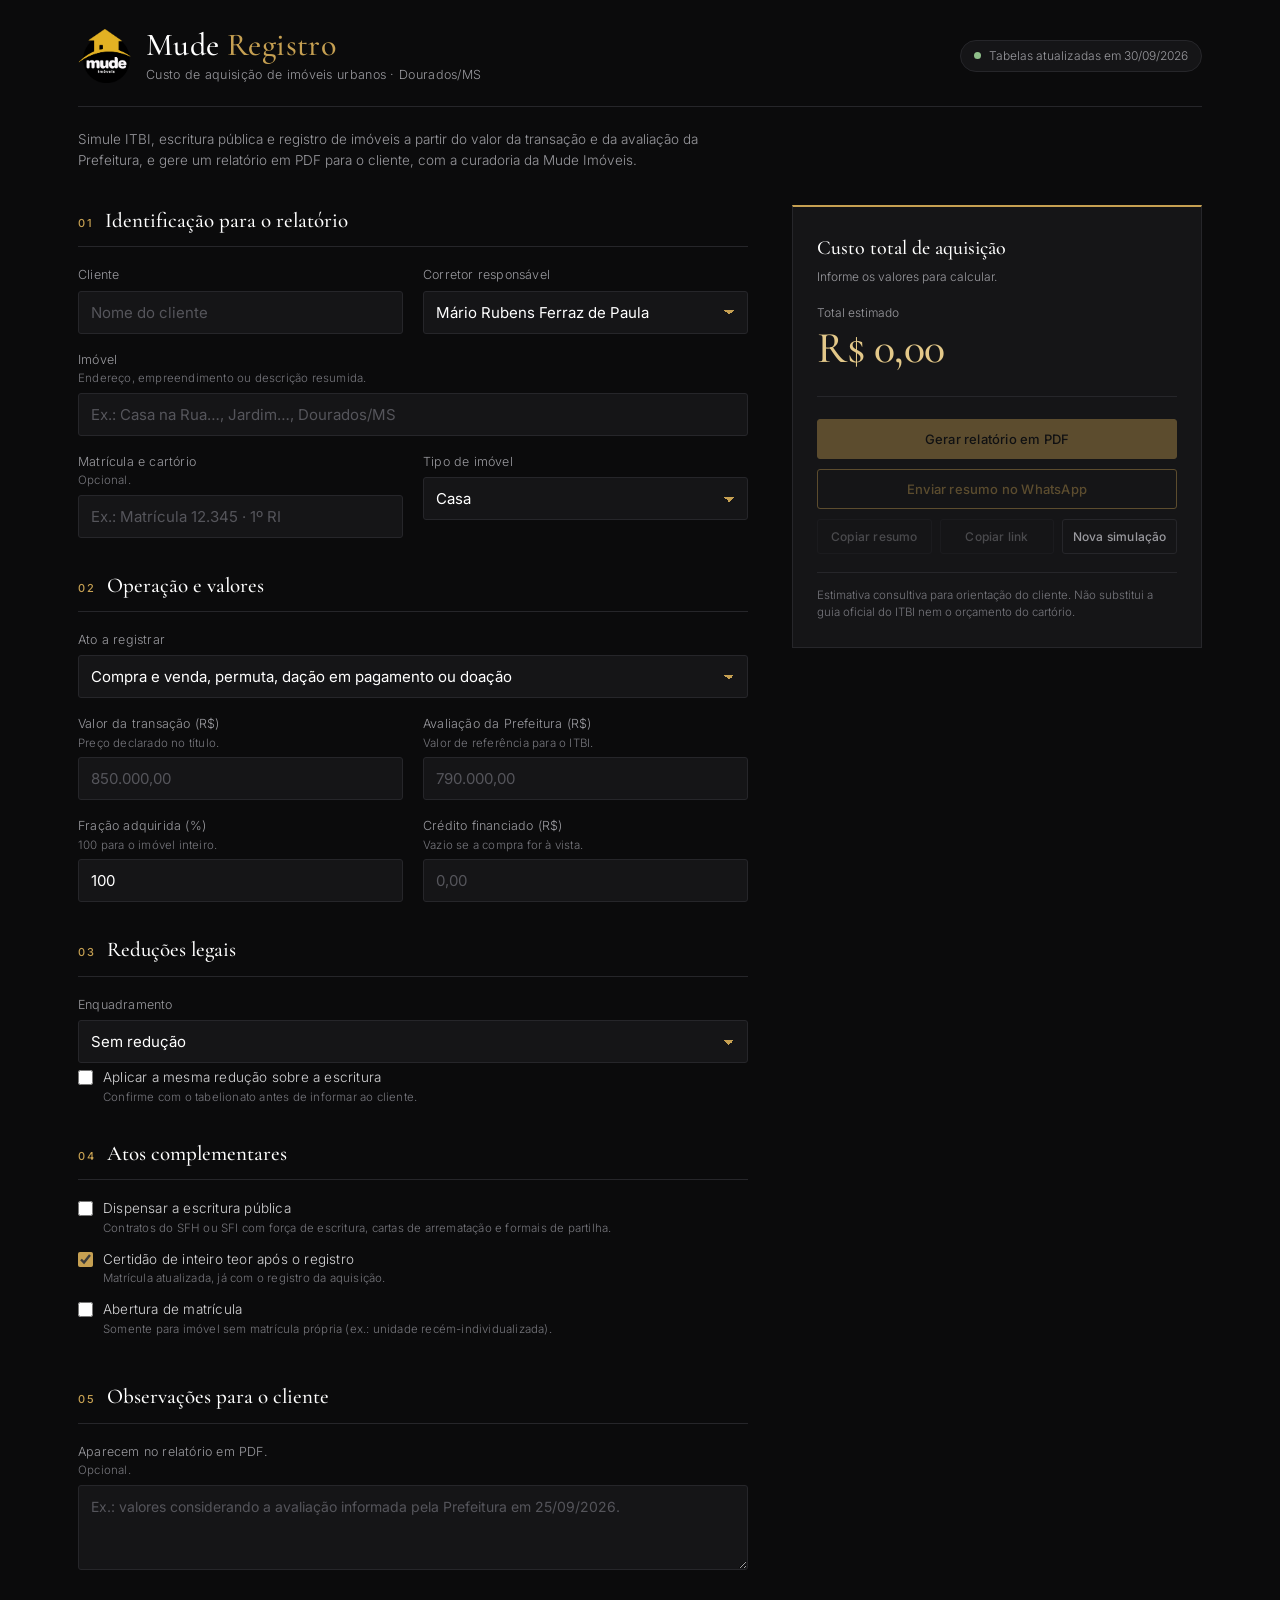
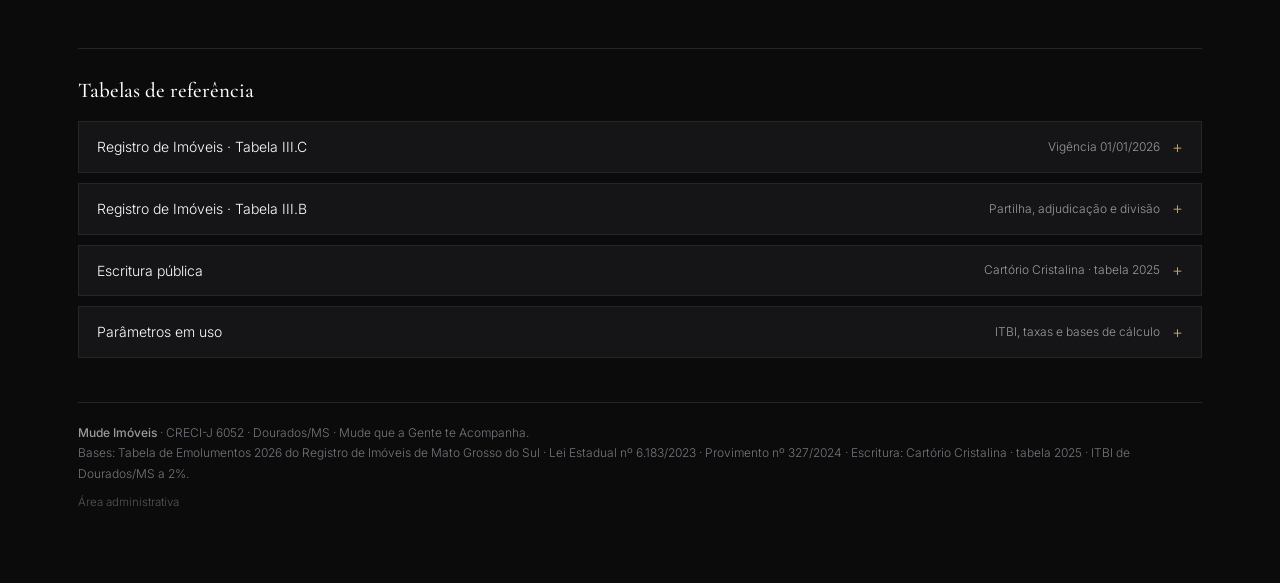
<file: index.html>
<!DOCTYPE html>
<html lang="pt-BR">
<head>
<meta charset="utf-8">
<meta name="viewport" content="width=device-width, initial-scale=1, viewport-fit=cover">
<title>Mude Registro · Custo de Aquisição | Mude Imóveis</title>
<meta name="description" content="Simulador de ITBI, escritura e registro de imóveis em Dourados/MS. Mude Imóveis.">
<meta name="theme-color" content="#0B0B0C">
<link rel="icon" type="image/png" sizes="32x32" href="[data-uri]">
<link rel="apple-touch-icon" sizes="180x180" href="[data-uri]">
<link rel="manifest" href="manifest.webmanifest">
<link rel="preconnect" href="https://fonts.googleapis.com">
<link rel="preconnect" href="https://fonts.gstatic.com" crossorigin>
<link href="https://fonts.googleapis.com/css2?family=Cormorant+Garamond:wght@400;500;600&family=Inter:wght@300;400;500;600&display=swap" rel="stylesheet">
<link rel="stylesheet" href="estilo.css">
</head>
<body>

<div class="wrap">

<header class="topo">
  <div class="marca">
    <img id="logoTopo" alt="Mude Imóveis" width="54" height="54">
    <div>
      <h1>Mude <span>Registro</span></h1>
      <p>Custo de aquisição de imóveis urbanos · Dourados/MS</p>
    </div>
  </div>
  <div class="status" id="status"><span class="ponto"></span><span id="statusTxt">Carregando tabelas…</span></div>
</header>

<p class="intro">Simule ITBI, escritura pública e registro de imóveis a partir do valor da transação e da avaliação da Prefeitura, e gere um relatório em PDF para o cliente, com a curadoria da Mude Imóveis.</p>

<div class="grade">

  <!-- ============ ENTRADA ============ -->
  <div class="entrada">

    <section class="bloco">
      <h2><i>01</i>Identificação para o relatório</h2>
      <div class="campos">
        <div class="campo">
          <label for="cliente">Cliente</label>
          <input type="text" id="cliente" placeholder="Nome do cliente" autocomplete="off">
        </div>
        <div class="campo">
          <label for="corretor">Corretor responsável</label>
          <select id="corretor"></select>
        </div>
        <div class="campo largo">
          <label for="imovel">Imóvel
            <small>Endereço, empreendimento ou descrição resumida.</small>
          </label>
          <input type="text" id="imovel" placeholder="Ex.: Casa na Rua…, Jardim…, Dourados/MS" autocomplete="off">
        </div>
        <div class="campo">
          <label for="matricula">Matrícula e cartório <small>Opcional.</small></label>
          <input type="text" id="matricula" placeholder="Ex.: Matrícula 12.345 · 1º RI" autocomplete="off">
        </div>
        <div class="campo">
          <label for="tipoImovel">Tipo de imóvel</label>
          <select id="tipoImovel">
            <option>Casa</option><option>Apartamento</option><option>Terreno</option><option>Lote em condomínio</option>
            <option>Sala comercial</option><option>Imóvel comercial</option><option>Área</option><option>Outro</option>
          </select>
        </div>
      </div>
    </section>

    <section class="bloco">
      <h2><i>02</i>Operação e valores</h2>
      <div class="campos">
        <div class="campo largo">
          <label for="ato">Ato a registrar</label>
          <select id="ato">
            <option value="C">Compra e venda, permuta, dação em pagamento ou doação</option>
            <option value="B">Partilha, adjudicação em inventário ou divisão</option>
          </select>
        </div>
        <div class="campo">
          <label for="vTransacao">Valor da transação (R$)
            <small>Preço declarado no título.</small>
          </label>
          <input type="text" id="vTransacao" inputmode="decimal" placeholder="850.000,00" class="moeda">
        </div>
        <div class="campo">
          <label for="vAvaliado">Avaliação da Prefeitura (R$)
            <small>Valor de referência para o ITBI.</small>
          </label>
          <input type="text" id="vAvaliado" inputmode="decimal" placeholder="790.000,00" class="moeda">
        </div>
        <div class="campo">
          <label for="fracao">Fração adquirida (%)
            <small>100 para o imóvel inteiro.</small>
          </label>
          <input type="text" id="fracao" inputmode="decimal" value="100">
        </div>
        <div class="campo">
          <label for="vFinanciado">Crédito financiado (R$)
            <small>Vazio se a compra for à vista.</small>
          </label>
          <input type="text" id="vFinanciado" inputmode="decimal" placeholder="0,00" class="moeda">
        </div>
      </div>
      <p class="dica" id="dicaFin" hidden>Com financiamento, o contrato do banco normalmente tem força de escritura pública. Se for o caso, marque “Dispensar a escritura pública” no bloco 04.</p>
    </section>

    <section class="bloco">
      <h2><i>03</i>Reduções legais</h2>
      <div class="campos">
        <div class="campo largo">
          <label for="reducao">Enquadramento</label>
          <select id="reducao"></select>
        </div>
      </div>
      <div class="opcoes">
        <label class="opcao"><input type="checkbox" id="redEscritura">
          <span>Aplicar a mesma redução sobre a escritura
            <small>Confirme com o tabelionato antes de informar ao cliente.</small>
          </span>
        </label>
      </div>
    </section>

    <section class="bloco">
      <h2><i>04</i>Atos complementares</h2>
      <div class="opcoes">
        <label class="opcao"><input type="checkbox" id="semEscritura">
          <span>Dispensar a escritura pública
            <small>Contratos do SFH ou SFI com força de escritura, cartas de arrematação e formais de partilha.</small>
          </span>
        </label>
        <label class="opcao"><input type="checkbox" id="certidao" checked>
          <span>Certidão de inteiro teor após o registro
            <small id="certNota">Matrícula atualizada, já com o registro da aquisição.</small>
          </span>
        </label>
        <label class="opcao"><input type="checkbox" id="abertura">
          <span>Abertura de matrícula
            <small>Somente para imóvel sem matrícula própria (ex.: unidade recém-individualizada).</small>
          </span>
        </label>
      </div>
      <div class="opcoes" id="extras"></div>
    </section>

    <section class="bloco">
      <h2><i>05</i>Observações para o cliente</h2>
      <div class="campo largo">
        <label for="obs">Aparecem no relatório em PDF. <small>Opcional.</small></label>
        <textarea id="obs" rows="3" placeholder="Ex.: valores considerando a avaliação informada pela Prefeitura em 25/09/2026."></textarea>
      </div>
    </section>

  </div>

  <!-- ============ RESULTADO ============ -->
  <aside class="painel" aria-live="polite">
    <h2>Custo total de aquisição</h2>
    <p class="ctx" id="ctx">Informe os valores para calcular.</p>

    <div class="destaque">
      <div class="rot">Total estimado</div>
      <div class="val" id="total">R$ 0,00</div>
      <div class="pct" id="pctTotal"></div>
    </div>

    <div class="linhas" id="linhas"></div>

    <div class="desembolso" id="desembolso" hidden></div>

    <div class="acoes">
      <button class="cheio" id="btPdf" disabled>Gerar relatório em PDF</button>
      <button id="btWhats" disabled>Enviar resumo no WhatsApp</button>
      <div class="acoes-sec">
        <button class="discreto" id="btCopiar" disabled>Copiar resumo</button>
        <button class="discreto" id="btLink" disabled>Copiar link</button>
        <button class="discreto" id="btNovo">Nova simulação</button>
      </div>
    </div>

    <p class="aviso">Estimativa consultiva para orientação do cliente. Não substitui a guia oficial do ITBI nem o orçamento do cartório.</p>
  </aside>

</div>

<!-- ============ HISTÓRICO ============ -->
<section class="historico" id="historicoBloco" hidden>
  <div class="hist-topo">
    <h2>Simulações recentes <em>neste aparelho</em></h2>
    <button class="discreto mini" id="btLimparHist">Limpar</button>
  </div>
  <div class="hist-lista" id="historico"></div>
</section>

<!-- ============ TABELAS DE REFERÊNCIA ============ -->
<section class="tabelas">
  <h2 class="tit-sec">Tabelas de referência</h2>
  <details>
    <summary><span>Registro de Imóveis · Tabela III.C</span> <em id="rotC"></em></summary>
    <div class="tabela-corpo"><table><thead><tr><th>Faixa de valor</th><th>Emolumentos</th><th>Total com taxas e selo</th></tr></thead><tbody id="tbC"></tbody></table></div>
  </details>
  <details>
    <summary><span>Registro de Imóveis · Tabela III.B</span> <em>Partilha, adjudicação e divisão</em></summary>
    <div class="tabela-corpo"><table><thead><tr><th>Faixa de valor</th><th>Emolumentos</th><th>Total com taxas e selo</th></tr></thead><tbody id="tbB"></tbody></table></div>
  </details>
  <details>
    <summary><span>Escritura pública</span> <em id="rotE"></em></summary>
    <div class="tabela-corpo"><table><thead><tr><th>Faixa de valor</th><th>Valor</th></tr></thead><tbody id="tbE"></tbody></table></div>
  </details>
  <details>
    <summary><span>Parâmetros em uso</span> <em>ITBI, taxas e bases de cálculo</em></summary>
    <div class="tabela-corpo" id="parametros"></div>
  </details>
</section>

<footer class="rodape">
  <div><strong>Mude Imóveis</strong> · CRECI-J 6052 · Dourados/MS · <span id="rodSlogan">Mude que a Gente te Acompanha.</span></div>
  <div id="rodFontes"></div>
  <div class="rod-admin"><a href="admin.html">Área administrativa</a></div>
</footer>

</div>

<div class="toast" id="toast" role="status"></div>

<script src="nucleo.js"></script>
<script src="lib/jspdf.umd.min.js" defer></script>
<script src="lib/jspdf.plugin.autotable.min.js" defer></script>
<script src="relatorio.js" defer></script>
<script src="app.js" defer></script>
</body>
</html>
</file>
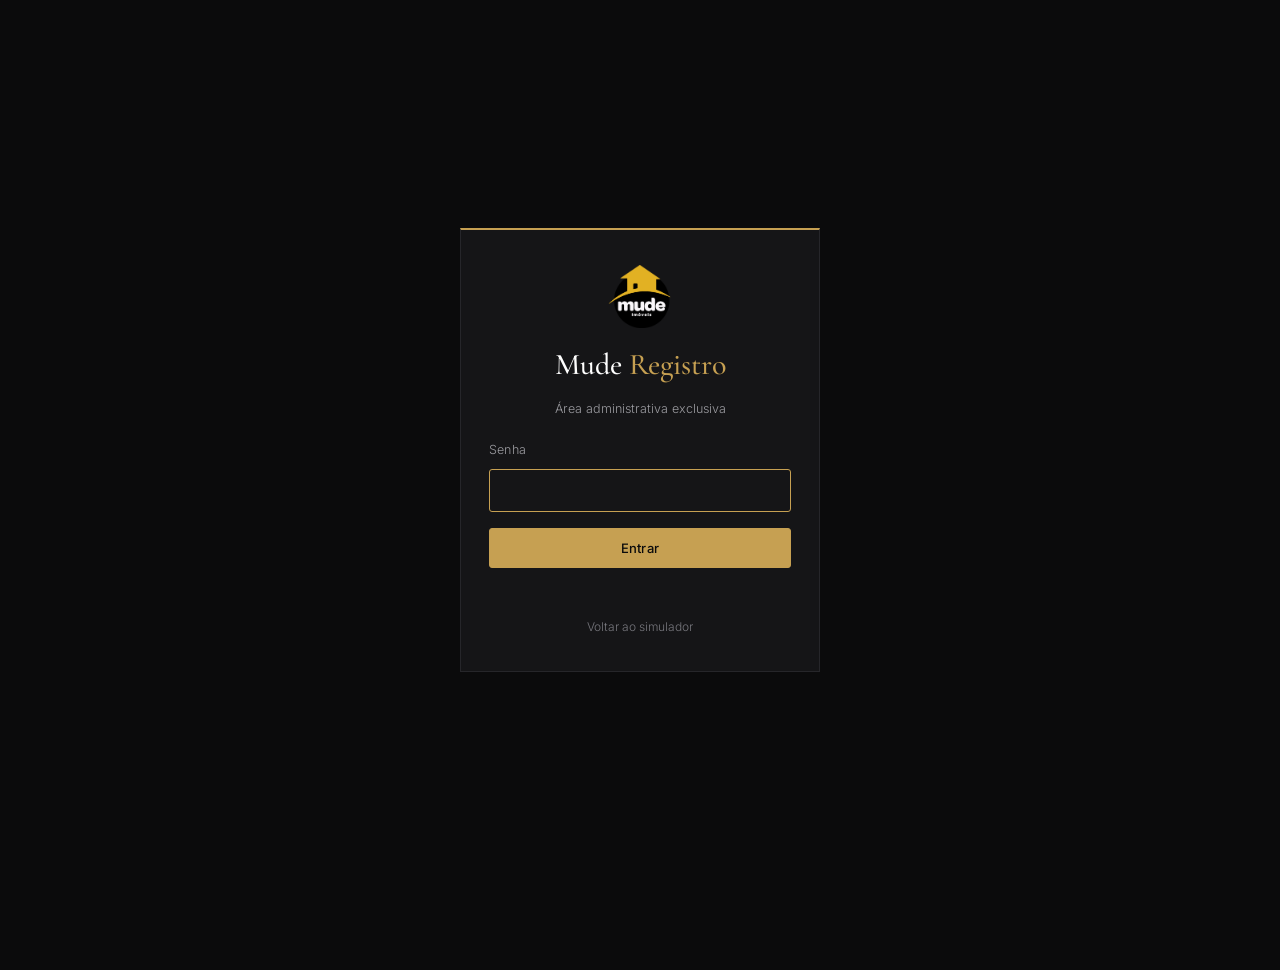
<file: admin.html>
<!DOCTYPE html>
<html lang="pt-BR">
<head>
<meta charset="utf-8">
<meta name="viewport" content="width=device-width, initial-scale=1">
<meta name="robots" content="noindex, nofollow">
<title>Mude Registro · Administração</title>
<meta name="theme-color" content="#0B0B0C">
<link rel="icon" type="image/png" sizes="32x32" href="[data-uri]">
<link rel="apple-touch-icon" sizes="180x180" href="[data-uri]">
<link rel="preconnect" href="https://fonts.googleapis.com">
<link rel="preconnect" href="https://fonts.gstatic.com" crossorigin>
<link href="https://fonts.googleapis.com/css2?family=Cormorant+Garamond:wght@400;500;600&family=Inter:wght@300;400;500;600&display=swap" rel="stylesheet">
<link rel="stylesheet" href="estilo.css">
<link rel="stylesheet" href="admin.css">
</head>
<body>

<!-- ============ LOGIN ============ -->
<div class="login" id="telaLogin">
  <form class="login-caixa" id="formLogin" autocomplete="off">
    <img id="logoLogin" alt="Mude Imóveis" width="64" height="64">
    <h1>Mude <span>Registro</span></h1>
    <p>Área administrativa exclusiva</p>
    <label for="senha">Senha</label>
    <input type="password" id="senha" autocomplete="current-password" required>
    <button class="cheio" type="submit" id="btEntrar">Entrar</button>
    <p class="login-erro" id="erroLogin"></p>
    <a href="index.html" class="voltar">Voltar ao simulador</a>
  </form>
</div>

<!-- ============ PAINEL ============ -->
<div class="adm" id="telaAdm" hidden>
  <header class="adm-topo">
    <div class="wrap adm-topo-in">
      <div class="marca">
        <img id="logoAdm" alt="Mude Imóveis" width="44" height="44">
        <div><h1>Mude <span>Registro</span></h1><p>Administração das tabelas e parâmetros</p></div>
      </div>
      <div class="adm-acoes">
        <span class="pendente" id="pendente" hidden>Alterações não publicadas</span>
        <button class="discreto" id="btPrevia">Pré-visualizar</button>
        <button class="cheio" id="btPublicar">Publicar</button>
        <button class="discreto" id="btSair">Sair</button>
      </div>
    </div>
  </header>

  <div class="wrap">
    <p class="adm-info" id="admInfo"></p>
    <nav class="abas" id="abas">
      <button data-aba="geral" class="ativa">Geral</button>
      <button data-aba="itbi">ITBI</button>
      <button data-aba="registro">Registro</button>
      <button data-aba="escritura">Escritura</button>
      <button data-aba="reducoes">Reduções</button>
      <button data-aba="extras">Custos adicionais</button>
      <button data-aba="corretores">Corretores</button>
      <button data-aba="publicacao">Publicação e segurança</button>
    </nav>

    <!-- GERAL -->
    <section class="aba" data-aba="geral">
      <div class="bloco"><h2>Empresa</h2>
        <div class="campos">
          <div class="campo"><label>Nome</label><input type="text" data-k="empresa.nome"></div>
          <div class="campo"><label>CRECI</label><input type="text" data-k="empresa.creci"></div>
          <div class="campo largo"><label>Endereço</label><input type="text" data-k="empresa.endereco"></div>
          <div class="campo"><label>Telefone</label><input type="text" data-k="empresa.telefone"></div>
          <div class="campo"><label>E-mail</label><input type="text" data-k="empresa.email"></div>
          <div class="campo"><label>Site</label><input type="text" data-k="empresa.site"></div>
          <div class="campo"><label>Slogan</label><input type="text" data-k="empresa.slogan"></div>
        </div>
      </div>
      <div class="bloco"><h2>Relatório em PDF</h2>
        <div class="campos">
          <div class="campo"><label>Validade da simulação (dias)</label><input type="text" inputmode="numeric" data-k="textos.validadeDias" data-t="num"></div>
          <div class="campo largo"><label>Aviso legal <small>Aparece no quadro “Aviso importante” de todo relatório.</small></label><textarea rows="6" data-k="textos.aviso"></textarea></div>
          <div class="campo largo"><label>Observação padrão <small>Opcional. Entra em todos os relatórios, junto às observações do corretor.</small></label><textarea rows="3" data-k="textos.observacaoPadrao"></textarea></div>
        </div>
      </div>
    </section>

    <!-- ITBI -->
    <section class="aba" data-aba="itbi" hidden>
      <div class="bloco"><h2>ITBI</h2>
        <div class="campos">
          <div class="campo"><label>Município</label><input type="text" data-k="itbi.municipio"></div>
          <div class="campo"><label>Alíquota (%)</label><input type="text" inputmode="decimal" data-k="itbi.aliquota" data-t="num"></div>
          <div class="campo largo"><label>Base de cálculo</label>
            <select data-k="itbi.base"><option value="maior">Maior valor entre transação e avaliação</option><option value="avaliado">Avaliação da Prefeitura</option><option value="transacao">Valor da transação</option></select></div>
          <div class="campo largo"><label>Descrição da fonte</label><input type="text" data-k="itbi.fonte"></div>
        </div>
      </div>
    </section>

    <!-- REGISTRO -->
    <section class="aba" data-aba="registro" hidden>
      <div class="bloco"><h2>Parâmetros do Registro de Imóveis</h2>
        <div class="campos">
          <div class="campo largo"><label>Fonte normativa</label><input type="text" data-k="registro.fonte"></div>
          <div class="campo"><label>Vigência</label><input type="text" data-k="registro.vigencia"></div>
          <div class="campo"><label>Base de cálculo</label>
            <select data-k="registro.base"><option value="maior">Maior valor entre transação e avaliação</option><option value="transacao">Valor da transação</option></select></div>
          <div class="campo"><label>Selo por ato (R$)</label><input type="text" inputmode="decimal" data-k="registro.selo" data-t="num"></div>
          <div class="campo"><label>Abertura de matrícula (R$)</label><input type="text" inputmode="decimal" data-k="registro.abertura" data-t="num"></div>
          <div class="campo"><label>Certidão de inteiro teor (R$)</label><input type="text" inputmode="decimal" data-k="registro.certidao" data-t="num"></div>
        </div>
      </div>
      <div class="bloco"><h2>Acréscimos sobre os emolumentos</h2>
        <p class="nota">Percentuais somados aos emolumentos (fundos e ISS). Fator atual: <b id="fatorAtual"></b>.</p>
        <div id="lstAcrescimos"></div>
        <button class="discreto mini" id="addAcrescimo">Adicionar acréscimo</button>
      </div>
      <div class="bloco"><h2>Tabela III.C · compra e venda e demais atos</h2><div class="editor-tab" data-tab="registro.tabC"></div></div>
      <div class="bloco"><h2>Tabela III.B · partilha, adjudicação e divisão</h2><div class="editor-tab" data-tab="registro.tabB"></div></div>
    </section>

    <!-- ESCRITURA -->
    <section class="aba" data-aba="escritura" hidden>
      <div class="bloco"><h2>Escritura pública</h2>
        <div class="campos">
          <div class="campo largo"><label>Rótulo da tabela <small>Ex.: Cartório Cristalina · tabela 2026</small></label><input type="text" data-k="escritura.rotulo"></div>
          <div class="campo"><label>Base de cálculo</label>
            <select data-k="escritura.base"><option value="maior">Maior valor entre transação e avaliação</option><option value="avaliado">Avaliação da Prefeitura</option><option value="transacao">Valor da transação</option></select></div>
        </div>
      </div>
      <div class="bloco"><h2>Tabela de escrituração</h2><div class="editor-tab" data-tab="escritura.tab"></div></div>
    </section>

    <!-- REDUÇÕES -->
    <section class="aba" data-aba="reducoes" hidden>
      <div class="bloco"><h2>Reduções legais de emolumentos</h2>
        <p class="nota">Aparecem no campo “Enquadramento” do simulador. A redução incide sobre os emolumentos do registro e, se o corretor marcar, da escritura.</p>
        <div id="lstReducoes"></div>
        <button class="discreto mini" id="addReducao">Adicionar redução</button>
      </div>
    </section>

    <!-- EXTRAS -->
    <section class="aba" data-aba="extras" hidden>
      <div class="bloco"><h2>Custos adicionais de referência</h2>
        <p class="nota">Itens opcionais que o corretor pode incluir na simulação, como a taxa de avaliação do banco ou as certidões para a escritura. Use valores médios de referência.</p>
        <div id="lstExtras"></div>
        <button class="discreto mini" id="addExtra">Adicionar custo</button>
      </div>
    </section>

    <!-- CORRETORES -->
    <section class="aba" data-aba="corretores" hidden>
      <div class="bloco"><h2>Corretores da Mude Imóveis</h2>
        <p class="nota">Aparecem na lista “Corretor responsável” e assinam o relatório em PDF.</p>
        <div id="lstCorretores"></div>
        <button class="discreto mini" id="addCorretor">Adicionar corretor</button>
      </div>
    </section>

    <!-- PUBLICAÇÃO -->
    <section class="aba" data-aba="publicacao" hidden>
      <div class="bloco"><h2>Publicação no GitHub</h2>
        <p class="nota">O botão Publicar grava o arquivo <b>dados.json</b> diretamente no repositório. O token fica guardado somente neste navegador, criptografado com a sua senha.</p>
        <div class="campos">
          <div class="campo"><label>Usuário ou organização</label><input type="text" data-k="github.owner"></div>
          <div class="campo"><label>Repositório</label><input type="text" data-k="github.repo"></div>
          <div class="campo"><label>Branch</label><input type="text" data-k="github.branch"></div>
          <div class="campo"><label>Arquivo</label><input type="text" data-k="github.path"></div>
          <div class="campo largo"><label for="token">Token de acesso do GitHub <small id="tokenStatus"></small></label><input type="password" id="token" placeholder="github_pat_…" autocomplete="off"></div>
        </div>
        <div class="linha-bt">
          <button class="discreto" id="btSalvarToken">Salvar token neste navegador</button>
          <button class="discreto" id="btTestar">Testar conexão</button>
          <button class="discreto perigo" id="btEsquecerToken">Remover token</button>
        </div>
      </div>
      <div class="bloco"><h2>Cópia de segurança</h2>
        <div class="linha-bt">
          <button class="discreto" id="btBaixar">Baixar dados.json</button>
          <label class="botao-arquivo discreto">Importar dados.json<input type="file" id="arqImportar" accept=".json,application/json"></label>
          <button class="discreto perigo" id="btDescartar">Descartar alterações</button>
        </div>
      </div>
      <div class="bloco"><h2>Trocar senha</h2>
        <div class="campos">
          <div class="campo"><label>Nova senha <small>Mínimo de 8 caracteres.</small></label><input type="password" id="novaSenha" autocomplete="new-password"></div>
          <div class="campo"><label>Confirmar nova senha</label><input type="password" id="novaSenha2" autocomplete="new-password"></div>
        </div>
        <div class="linha-bt"><button class="discreto" id="btTrocarSenha">Trocar senha</button></div>
        <p class="nota">A nova senha passa a valer depois de publicar.</p>
      </div>
    </section>
  </div>
</div>

<div class="toast" id="toast" role="status"></div>

<script src="nucleo.js"></script>
<script src="admin.js"></script>
</body>
</html>
</file>
<file: estilo.css>
/* Mude Registro · Mude Imóveis */
:root{
  --preto:#0B0B0C; --grafite:#151517; --grafite2:#1B1B1E; --linha:#26262A;
  --dourado:#C6A052; --dourado-claro:#E3C889; --branco:#FFFFFF;
  --cinza:#9A9A9F; --cinza-claro:#D6D6D8; --apagado:#76767C; --vermelho:#D27A6A; --verde:#8FBF8A;
}
*{box-sizing:border-box;margin:0;padding:0}
html{-webkit-text-size-adjust:100%}
body{background:var(--preto);color:var(--cinza-claro);font-family:"Inter",-apple-system,BlinkMacSystemFont,"Segoe UI",Helvetica,Arial,sans-serif;font-size:15px;line-height:1.55;font-weight:300;padding:0 0 70px}
.wrap{max-width:1180px;margin:0 auto;padding:0 28px}
@media(max-width:560px){.wrap{padding:0 16px}}
a{color:var(--dourado)}
[hidden]{display:none!important}

/* topo */
.topo{display:flex;justify-content:space-between;align-items:center;gap:18px;flex-wrap:wrap;border-bottom:1px solid var(--linha);padding:28px 0 22px;margin-bottom:22px}
.marca{display:flex;align-items:center;gap:14px}
.marca img{width:54px;height:54px;object-fit:contain}
.marca h1{font-family:"Cormorant Garamond",Georgia,serif;font-size:32px;font-weight:500;letter-spacing:.4px;color:var(--branco);line-height:1.05}
.marca h1 span{color:var(--dourado)}
.marca p{font-size:12.5px;color:var(--cinza);letter-spacing:.3px;margin-top:3px}
.status{display:flex;align-items:center;gap:8px;font-size:12px;color:var(--cinza);border:1px solid var(--linha);border-radius:20px;padding:6px 13px;background:var(--grafite)}
.status .ponto{width:7px;height:7px;border-radius:50%;background:var(--apagado);flex:none}
.status.ok .ponto{background:var(--verde)}
.status.alerta .ponto{background:var(--dourado)}
.intro{font-size:13.5px;color:var(--cinza);max-width:78ch;margin-bottom:34px}

/* grade */
.grade{display:grid;grid-template-columns:minmax(0,1fr) 410px;gap:44px;align-items:start}
@media(max-width:960px){.grade{grid-template-columns:minmax(0,1fr);gap:30px}}

/* blocos */
.bloco{margin-bottom:32px}
.bloco>h2{font-family:"Cormorant Garamond",Georgia,serif;font-size:21px;font-weight:500;color:var(--branco);padding-bottom:9px;border-bottom:1px solid var(--linha);margin-bottom:18px;display:flex;align-items:baseline;gap:12px}
.bloco>h2 i{font-style:normal;font-family:"Inter",sans-serif;font-size:11px;color:var(--dourado);letter-spacing:1.5px;font-weight:500}
.campos{display:grid;grid-template-columns:1fr 1fr;gap:16px 20px}
@media(max-width:600px){.campos{grid-template-columns:1fr}}
.campo{display:flex;flex-direction:column;gap:6px;min-width:0}
.campo.largo{grid-column:1/-1}
label{font-size:12.5px;color:var(--cinza);letter-spacing:.2px}
label small{display:block;color:var(--apagado);font-size:11.5px;margin-top:2px;line-height:1.35}
input[type=text],input[type=number],input[type=password],input[type=date],select,textarea{background:var(--grafite);border:1px solid var(--linha);border-radius:3px;color:var(--branco);font-family:inherit;font-size:15px;font-weight:400;padding:11px 12px;width:100%;transition:border-color .15s}
textarea{resize:vertical;line-height:1.45;font-size:14px}
input::placeholder,textarea::placeholder{color:#55555B}
input:focus,select:focus,textarea:focus{outline:none;border-color:var(--dourado)}
:focus-visible{outline:2px solid var(--dourado);outline-offset:2px}
select{appearance:none;-webkit-appearance:none;background-image:linear-gradient(45deg,transparent 50%,var(--dourado) 50%),linear-gradient(135deg,var(--dourado) 50%,transparent 50%);background-position:calc(100% - 18px) 52%,calc(100% - 13px) 52%;background-size:5px 5px,5px 5px;background-repeat:no-repeat;padding-right:36px}
option{background:var(--grafite)}
.dica{font-size:12.5px;color:var(--dourado-claro);background:rgba(198,160,82,.07);border-left:2px solid var(--dourado);padding:10px 12px;margin-top:14px;line-height:1.5}

.opcoes{display:flex;flex-direction:column;gap:12px;margin-top:4px}
.opcoes+.opcoes{margin-top:12px}
.opcao{display:flex;align-items:flex-start;gap:10px;font-size:13.5px;color:var(--cinza-claro);cursor:pointer}
.opcao input{margin-top:3px;accent-color:var(--dourado);width:15px;height:15px;flex:none;cursor:pointer}
.opcao span small{display:block;color:var(--apagado);font-size:11.5px;line-height:1.35}
.opcao.desativada{opacity:.45;cursor:not-allowed}

/* painel */
.painel{background:var(--grafite);border:1px solid var(--linha);border-top:2px solid var(--dourado);padding:26px 24px;position:sticky;top:20px}
@media(max-width:960px){.painel{position:static}}
.painel h2{font-family:"Cormorant Garamond",Georgia,serif;font-size:20px;font-weight:500;color:var(--branco);margin-bottom:4px}
.painel .ctx{font-size:12px;color:var(--cinza);margin-bottom:18px;line-height:1.5}
.painel .ctx strong{color:var(--cinza-claro);font-weight:500}
.destaque{border-bottom:1px solid var(--linha);padding-bottom:18px;margin-bottom:12px}
.destaque .rot{font-size:12px;color:var(--cinza);margin-bottom:3px}
.destaque .val{font-family:"Cormorant Garamond",Georgia,serif;font-size:44px;line-height:1.05;color:var(--dourado-claro);font-weight:500;letter-spacing:-.5px;word-break:break-word}
.destaque .pct{font-size:12px;color:var(--cinza);margin-top:6px}
.linha{display:flex;justify-content:space-between;align-items:baseline;gap:14px;padding:9px 0;border-bottom:1px dotted #2A2A2F;font-size:13.5px}
.linha:last-child{border-bottom:none}
.linha .n{color:var(--cinza-claro);min-width:0}
.linha .n em{display:block;font-style:normal;font-size:11.5px;color:var(--apagado);margin-top:1px}
.linha .v{color:var(--branco);font-variant-numeric:tabular-nums;white-space:nowrap;font-weight:400}
.linha.off{opacity:.4}
.linha.desconto .v,.linha.desconto .n{color:var(--dourado)}
.desembolso{margin-top:14px;background:var(--preto);border:1px solid var(--linha);padding:14px 16px}
.desembolso h3{font-size:11px;letter-spacing:1.4px;text-transform:uppercase;color:var(--dourado);font-weight:500;margin-bottom:8px}
.desembolso .linha{font-size:13px;padding:6px 0}
.desembolso .linha.forte .n,.desembolso .linha.forte .v{color:var(--dourado-claro);font-weight:500}

.acoes{display:flex;flex-direction:column;gap:10px;margin-top:22px}
.acoes-sec{display:grid;grid-template-columns:1fr 1fr 1fr;gap:8px}
@media(max-width:420px){.acoes-sec{grid-template-columns:1fr 1fr}}
button{font-family:inherit;font-size:13px;font-weight:500;letter-spacing:.2px;padding:11px 16px;border-radius:3px;cursor:pointer;border:1px solid var(--dourado);background:transparent;color:var(--dourado);transition:background .15s,color .15s,opacity .15s}
button:hover:not(:disabled){background:var(--dourado);color:var(--preto)}
button.cheio{background:var(--dourado);color:var(--preto)}
button.cheio:hover:not(:disabled){background:var(--dourado-claro)}
button.discreto{border-color:var(--linha);color:var(--cinza);padding:9px 8px;font-size:12px}
button.discreto:hover:not(:disabled){background:var(--linha);color:var(--branco)}
button.mini{padding:5px 10px;font-size:11.5px}
button.perigo{border-color:#4A2A26;color:var(--vermelho)}
button.perigo:hover:not(:disabled){background:var(--vermelho);color:var(--preto)}
button:disabled{opacity:.4;cursor:not-allowed}
.aviso{font-size:11.5px;color:var(--apagado);line-height:1.5;margin-top:18px;border-top:1px solid var(--linha);padding-top:14px}

/* histórico */
.historico{margin-top:46px;border-top:1px solid var(--linha);padding-top:26px}
.hist-topo{display:flex;justify-content:space-between;align-items:center;margin-bottom:14px}
.historico h2,.tit-sec{font-family:"Cormorant Garamond",Georgia,serif;font-size:21px;font-weight:500;color:var(--branco)}
.historico h2 em{font-style:normal;font-family:"Inter",sans-serif;font-size:12px;color:var(--apagado);margin-left:6px}
.hist-lista{display:grid;grid-template-columns:repeat(auto-fill,minmax(250px,1fr));gap:10px}
.hist-item{background:var(--grafite);border:1px solid var(--linha);padding:12px 14px;cursor:pointer;text-align:left;color:var(--cinza-claro);font-weight:300;display:flex;flex-direction:column;gap:3px}
.hist-item:hover{border-color:var(--dourado);background:var(--grafite2)!important;color:var(--cinza-claro)!important}
.hist-item b{font-weight:500;color:var(--branco);font-size:13.5px;overflow:hidden;text-overflow:ellipsis;white-space:nowrap}
.hist-item span{font-size:12px;color:var(--apagado);overflow:hidden;text-overflow:ellipsis;white-space:nowrap}
.hist-item strong{color:var(--dourado-claro);font-weight:500;font-size:14px}

/* tabelas */
.tabelas{margin-top:46px;border-top:1px solid var(--linha);padding-top:26px}
.tit-sec{margin-bottom:14px}
details{border:1px solid var(--linha);margin-bottom:10px;background:var(--grafite)}
summary{padding:14px 18px;cursor:pointer;font-size:14px;color:var(--branco);list-style:none;display:flex;justify-content:space-between;align-items:center;gap:12px}
summary::-webkit-details-marker{display:none}
summary::after{content:"+";color:var(--dourado);font-size:17px;line-height:1;flex:none}
details[open] summary::after{content:"–"}
summary em{font-style:normal;font-size:12px;color:var(--cinza);font-weight:300;margin-left:auto;text-align:right}
.tabela-corpo{padding:0 18px 18px;max-height:440px;overflow:auto}
table{width:100%;border-collapse:collapse;font-size:13px}
th{text-align:left;color:var(--cinza);font-weight:500;font-size:11.5px;padding:8px 10px 8px 0;border-bottom:1px solid var(--linha);position:sticky;top:0;background:var(--grafite);z-index:1}
th:last-child,td:last-child{text-align:right;padding-right:0}
td{padding:6px 10px 6px 0;border-bottom:1px solid #1D1D20;color:var(--cinza-claro);font-variant-numeric:tabular-nums}
tr.ativa td{color:var(--dourado-claro);background:rgba(198,160,82,.08)}
.param{display:grid;grid-template-columns:1fr auto;gap:6px 18px;font-size:13px;padding-top:12px}
.param dt{color:var(--cinza)} .param dd{color:var(--branco);text-align:right}

.rodape{margin-top:44px;border-top:1px solid var(--linha);padding-top:20px;font-size:12px;color:var(--apagado);line-height:1.7}
.rodape strong{color:var(--cinza);font-weight:500}
.rod-admin{margin-top:8px}
.rod-admin a{color:#55555B;text-decoration:none;font-size:11.5px}
.rod-admin a:hover{color:var(--dourado)}

.toast{position:fixed;left:50%;bottom:26px;transform:translate(-50%,20px);background:var(--dourado);color:var(--preto);font-size:13px;font-weight:500;padding:11px 18px;border-radius:3px;opacity:0;pointer-events:none;transition:opacity .2s,transform .2s;z-index:50;max-width:calc(100% - 32px);text-align:center}
.toast.ver{opacity:1;transform:translate(-50%,0)}
.toast.erro{background:var(--vermelho)}
.sub-extras{font-size:11px;color:var(--dourado);letter-spacing:1.3px;text-transform:uppercase;margin-top:10px;font-weight:500}
</file>
<file: admin.css>
/* Mude Registro · administração */
.login{min-height:100vh;display:flex;align-items:center;justify-content:center;padding:24px 16px}
.login-caixa{width:100%;max-width:360px;background:var(--grafite);border:1px solid var(--linha);border-top:2px solid var(--dourado);padding:34px 28px;display:flex;flex-direction:column;gap:10px;text-align:center}
.login-caixa img{width:64px;height:64px;object-fit:contain;margin:0 auto 4px}
.login-caixa h1{font-family:"Cormorant Garamond",Georgia,serif;font-size:30px;font-weight:500;color:var(--branco)}
.login-caixa h1 span{color:var(--dourado)}
.login-caixa>p{font-size:12.5px;color:var(--cinza);margin-bottom:12px}
.login-caixa label{text-align:left}
.login-caixa button{margin-top:6px}
.login-erro{color:var(--vermelho);font-size:12.5px;min-height:18px}
.voltar{font-size:12px;color:var(--apagado);text-decoration:none}
.voltar:hover{color:var(--dourado)}

.adm-topo{border-bottom:1px solid var(--linha);background:rgba(11,11,12,.94);position:sticky;top:0;z-index:20;backdrop-filter:blur(6px)}
.adm-topo-in{display:flex;justify-content:space-between;align-items:center;gap:14px;flex-wrap:wrap;padding-top:14px;padding-bottom:14px}
.adm-topo .marca img{width:44px;height:44px}
.adm-topo .marca h1{font-size:26px}
.adm-acoes{display:flex;gap:8px;align-items:center;flex-wrap:wrap}
.adm-acoes button{padding:9px 14px}
.pendente{font-size:12px;color:var(--dourado-claro);border:1px solid rgba(198,160,82,.35);padding:5px 10px;border-radius:20px}
.adm-info{font-size:12.5px;color:var(--cinza);margin:18px 0 14px}
.abas{display:flex;gap:2px;overflow-x:auto;border-bottom:1px solid var(--linha);margin-bottom:28px;scrollbar-width:thin}
.abas button{border:none;border-bottom:2px solid transparent;border-radius:0;color:var(--cinza);font-weight:400;padding:12px 14px;white-space:nowrap;background:none}
.abas button:hover{background:none!important;color:var(--branco)!important}
.abas button.ativa{color:var(--dourado);border-bottom-color:var(--dourado)}
.nota{font-size:12.5px;color:var(--cinza);margin:-6px 0 14px;line-height:1.5}
.nota b{color:var(--cinza-claro);font-weight:500}
.linha-bt{display:flex;gap:8px;flex-wrap:wrap;margin-top:14px}
.linha-bt button,.botao-arquivo{padding:9px 14px}
.botao-arquivo{display:inline-flex;align-items:center;border:1px solid var(--linha);color:var(--cinza);font-size:12px;font-weight:500;border-radius:3px;cursor:pointer}
.botao-arquivo:hover{background:var(--linha);color:var(--branco)}
.botao-arquivo input{display:none}

/* listas editáveis */
.item-lista{display:grid;gap:10px;align-items:end;background:var(--grafite);border:1px solid var(--linha);padding:12px 14px;margin-bottom:8px}
.item-lista .campo label{font-size:11.5px}
.item-lista input,.item-lista select{padding:8px 10px;font-size:14px}
.item-lista .chk{display:flex;align-items:center;gap:7px;font-size:12px;color:var(--cinza);padding-bottom:9px;white-space:nowrap}
.item-lista .chk input{accent-color:var(--dourado);width:15px;height:15px}
.g-acr{grid-template-columns:1fr 140px auto}
.g-red{grid-template-columns:1fr 110px auto auto}
.g-ext{grid-template-columns:1.2fr 130px 1.6fr auto auto}
.g-cor{grid-template-columns:1.4fr 1fr 1fr auto}
@media(max-width:760px){.g-acr,.g-red,.g-ext,.g-cor{grid-template-columns:1fr 1fr}}
.remover{border-color:#3A2622;color:var(--vermelho);padding:8px 10px;font-size:12px}
.remover:hover{background:var(--vermelho)!important;color:var(--preto)!important}

/* editor de tabela por faixas */
.et-ferr{display:flex;gap:8px;flex-wrap:wrap;margin-bottom:12px;align-items:center}
.et-ferr .et-reaj{display:flex;gap:6px;align-items:center}
.et-ferr .et-reaj input{width:90px;padding:8px 10px;font-size:13px}
.et-tab{max-height:460px;overflow:auto;border:1px solid var(--linha);background:var(--grafite)}
.et-tab table{font-size:13px}
.et-tab th,.et-tab td{padding:4px 10px}
.et-tab th{padding-top:9px;padding-bottom:9px}
.et-tab td input{background:transparent;border:1px solid transparent;padding:5px 7px;font-size:13px;text-align:right;width:140px}
.et-tab td input:hover{border-color:var(--linha)}
.et-tab td input:focus{border-color:var(--dourado);background:var(--preto)}
.et-tab td.faixa{color:var(--apagado);font-size:12px;text-align:left}
.et-tab td .x{border:none;color:var(--apagado);padding:4px 8px;font-size:14px;background:none}
.et-tab td .x:hover{color:var(--vermelho)!important;background:none!important}
.et-tab tr.erro td{background:rgba(210,122,106,.12)}
.et-colar{margin-top:10px}
.et-colar textarea{font-family:ui-monospace,Menlo,monospace;font-size:12.5px}
.et-colar .linha-bt{margin-top:8px}
</file>
